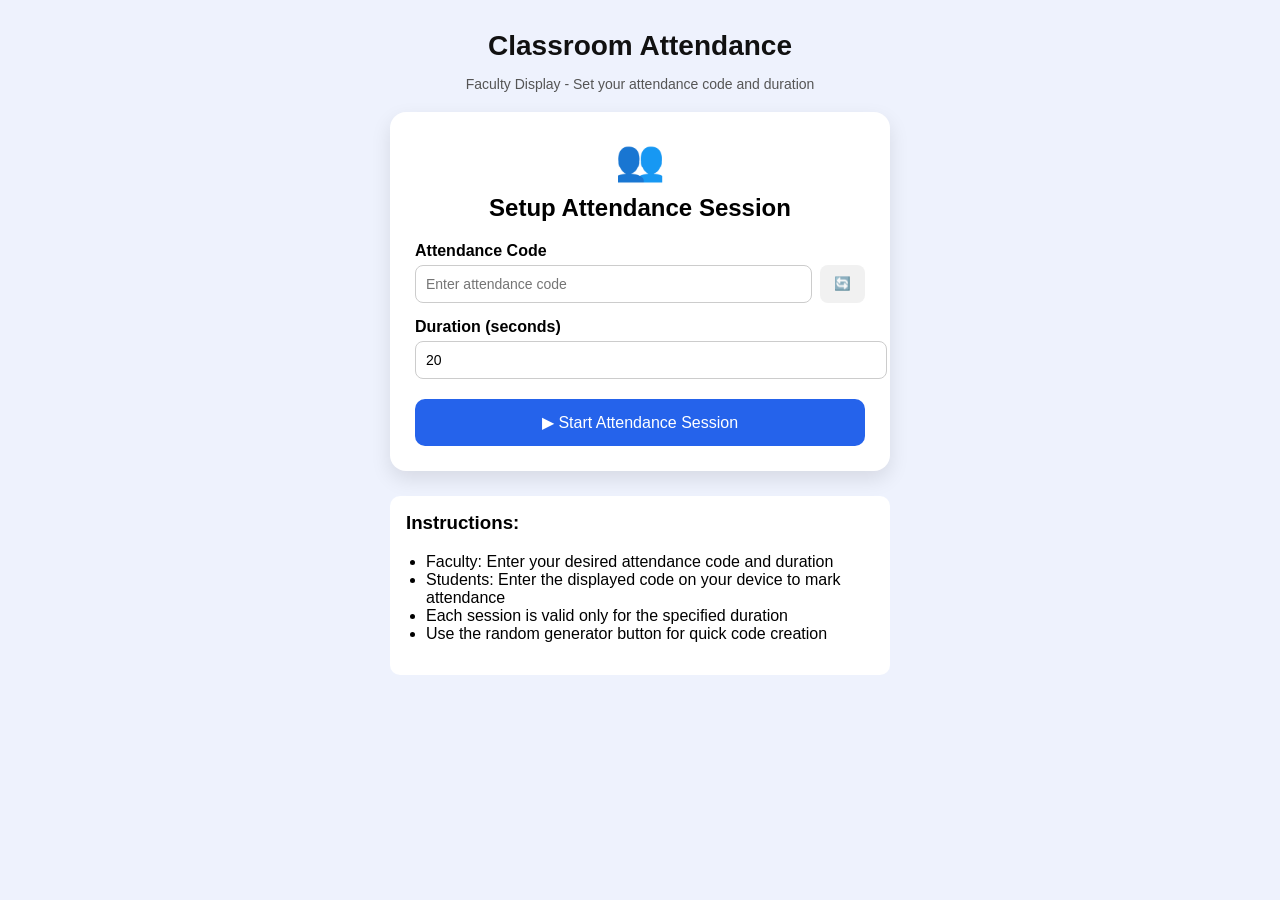
<file: B-connect/admincode.html>
<!DOCTYPE html>
<html lang="en">
<head>
  <meta charset="UTF-8" />
  <meta name="viewport" content="width=device-width, initial-scale=1.0"/>
  <title>Classroom Attendance</title>
  <link rel="stylesheet" href="admincode.css" />
</head>
<body>
  <div class="container">
    <h1>Classroom Attendance</h1>
    <p class="subtext">Faculty Display - Set your attendance code and duration</p>

    <div class="setup-box">
      <div class="icon">👥</div>
      <h2>Setup Attendance Session</h2>

      <label for="code">Attendance Code</label>
      <div class="input-group">
        <input type="text" id="code" placeholder="Enter attendance code" />
        <button onclick="generateCode()">🔄</button>
      </div>

      <label for="duration">Duration (seconds)</label>
      <input type="number" id="duration" value="20" />

      <button class="start-btn" onclick="startSession()">▶ Start Attendance Session</button>
    </div>

    <div class="instructions">
      <h3>Instructions:</h3>
      <ul>
        <li>Faculty: Enter your desired attendance code and duration</li>
        <li>Students: Enter the displayed code on your device to mark attendance</li>
        <li>Each session is valid only for the specified duration</li>
        <li>Use the random generator button for quick code creation</li>
      </ul>
    </div>
  </div>

  <script src="admincode.js"></script>
</body>
</html>
</file>
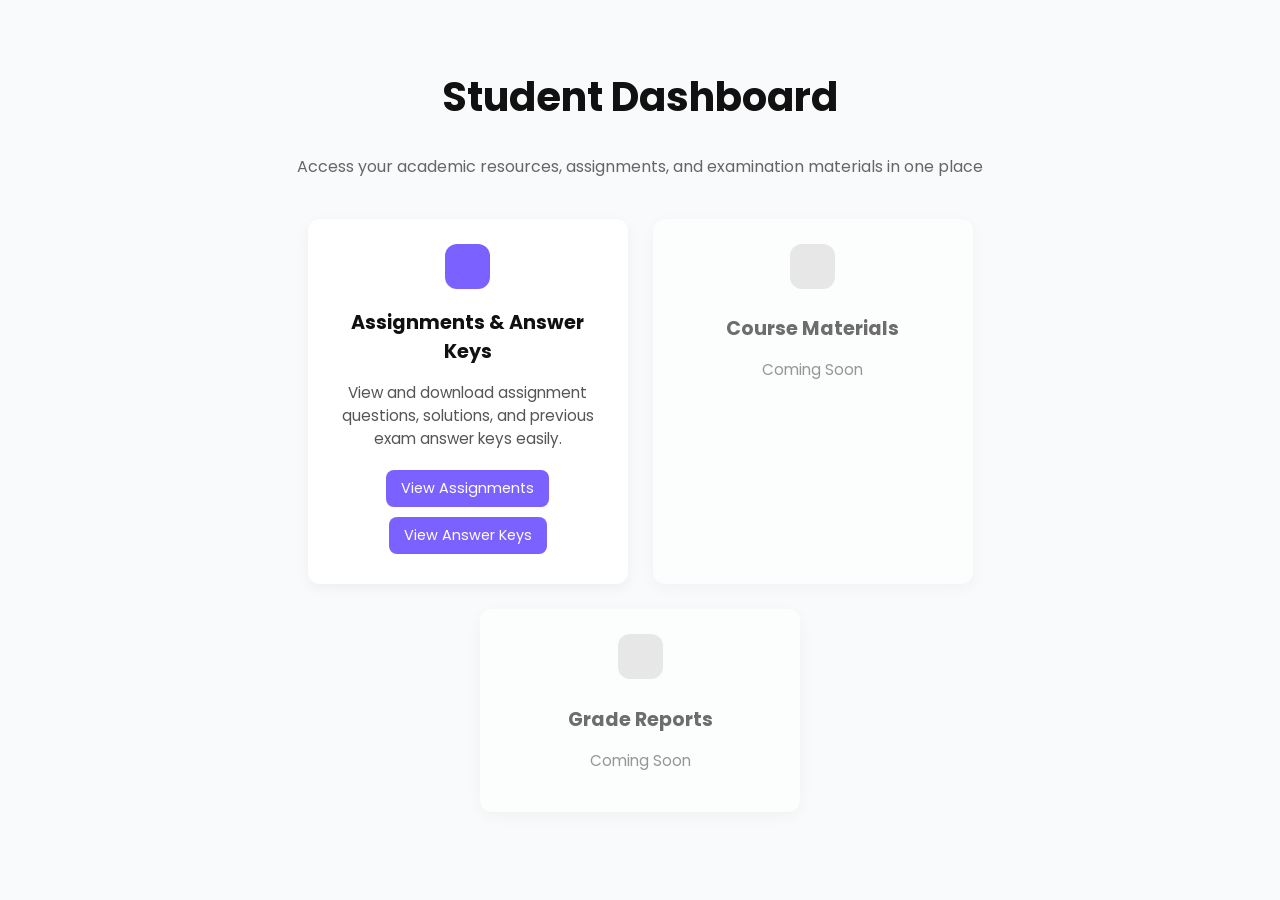
<file: B-connect/assign.html>
<!DOCTYPE html>
<html lang="en">
<head>
  <meta charset="UTF-8" />
  <meta name="viewport" content="width=device-width, initial-scale=1.0"/>
  <title>Student Dashboard</title>
  <link href="https://fonts.googleapis.com/css2?family=Poppins:wght@400;600;700&display=swap" rel="stylesheet">
  <link rel="stylesheet" href="assign.css">
</head>
<body>

  <div class="dashboard-container">
    <h1 class="dashboard-title">Student Dashboard</h1>
    <p class="dashboard-subtitle">Access your academic resources, assignments, and examination materials in one place</p>

    <div class="cards-section">
      <!-- Assignments & Answer Keys -->
      <div class="card">
        <div class="icon purple"><i class="fa fa-clipboard"></i></div>
        <h3>Assignments & Answer Keys</h3>
        <p>View and download assignment questions, solutions, and previous exam answer keys easily.</p>
        <div class="card-buttons">
          <a href="#" class="btn">View Assignments</a>
          <a href="#" class="btn">View Answer Keys</a>
        </div>
      </div>

      <!-- Course Materials -->
      <div class="card coming-soon">
        <div class="icon grey"><i class="fa fa-book"></i></div>
        <h4>Course Materials</h4>
        <p>Coming Soon</p>
      </div>

      <!-- Grade Reports -->
      <div class="card coming-soon">
        <div class="icon grey"><i class="fa fa-bar-chart"></i></div>
        <h4>Grade Reports</h4>
        <p>Coming Soon</p>
      </div>
    </div>
  </div>

  <!-- Font Awesome CDN for icons -->
</file>
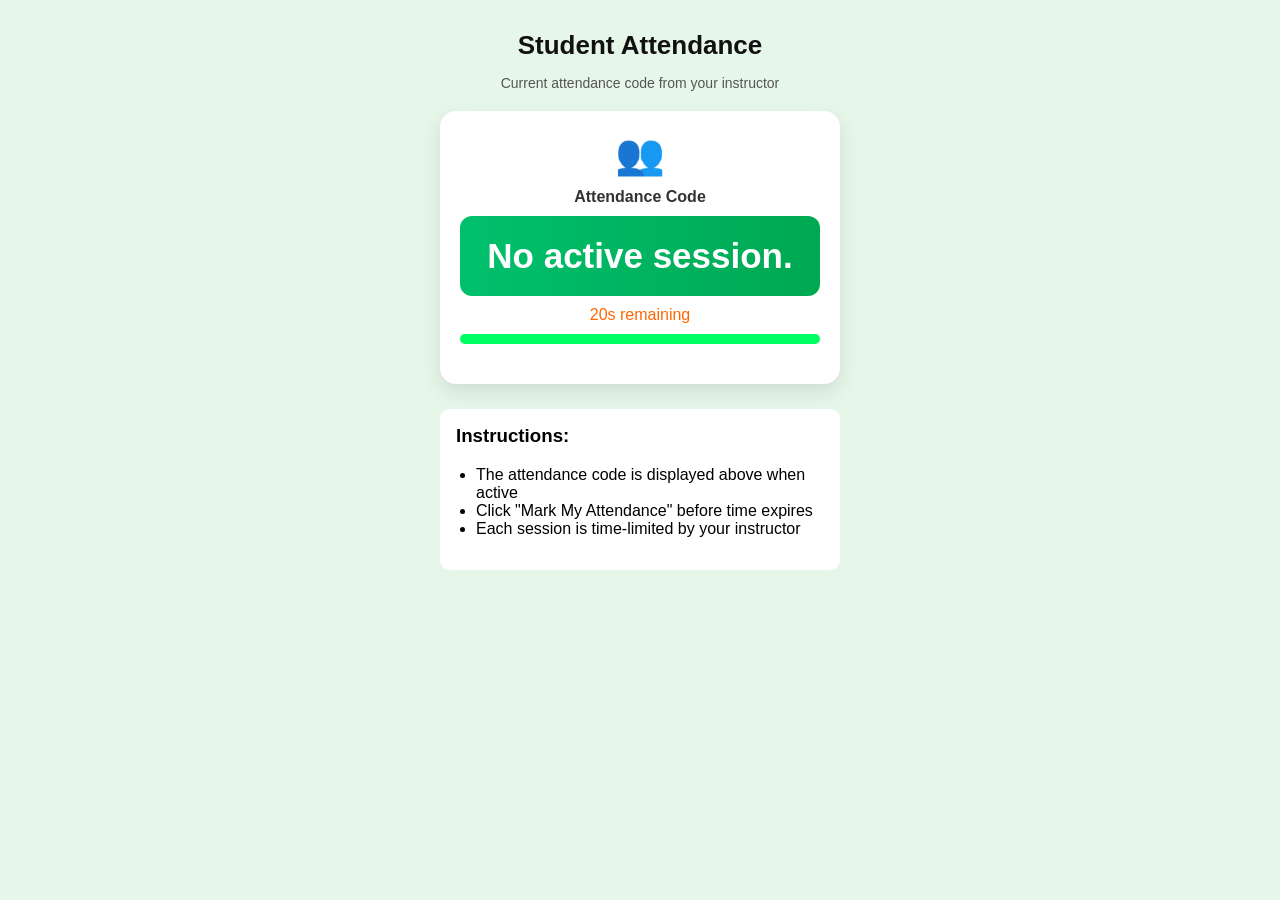
<file: B-connect/code.html>
<!DOCTYPE html>
<html lang="en">
<head>
  <meta charset="UTF-8" />
  <meta name="viewport" content="width=device-width, initial-scale=1.0"/>
  <title>Student Attendance</title>
  <link rel="stylesheet" href="code.css" />
</head>
<body>
  <div class="container">
    <h1>Student Attendance</h1>
    <p class="subtext">Current attendance code from your instructor</p>

    <div class="attendance-box">
      <div class="icon">👥</div>
      <p class="code-label">Attendance Code</p>
      <div class="codeDisplay" id="codeDisplay"></div>
      <p class="timer"><span id="time">20</span>s remaining</p>
      <div class="progress-bar">
        <div id="progress"></div>
      </div>
    </div>

    <div class="instructions">
      <h3>Instructions:</h3>
      <ul>
        <li>The attendance code is displayed above when active</li>
        <li>Click "Mark My Attendance" before time expires</li>
        <li>Each session is time-limited by your instructor</li>
      </ul>
    </div>
  </div>

  <script src="code.js"></script>
</body>
</html>
</file>
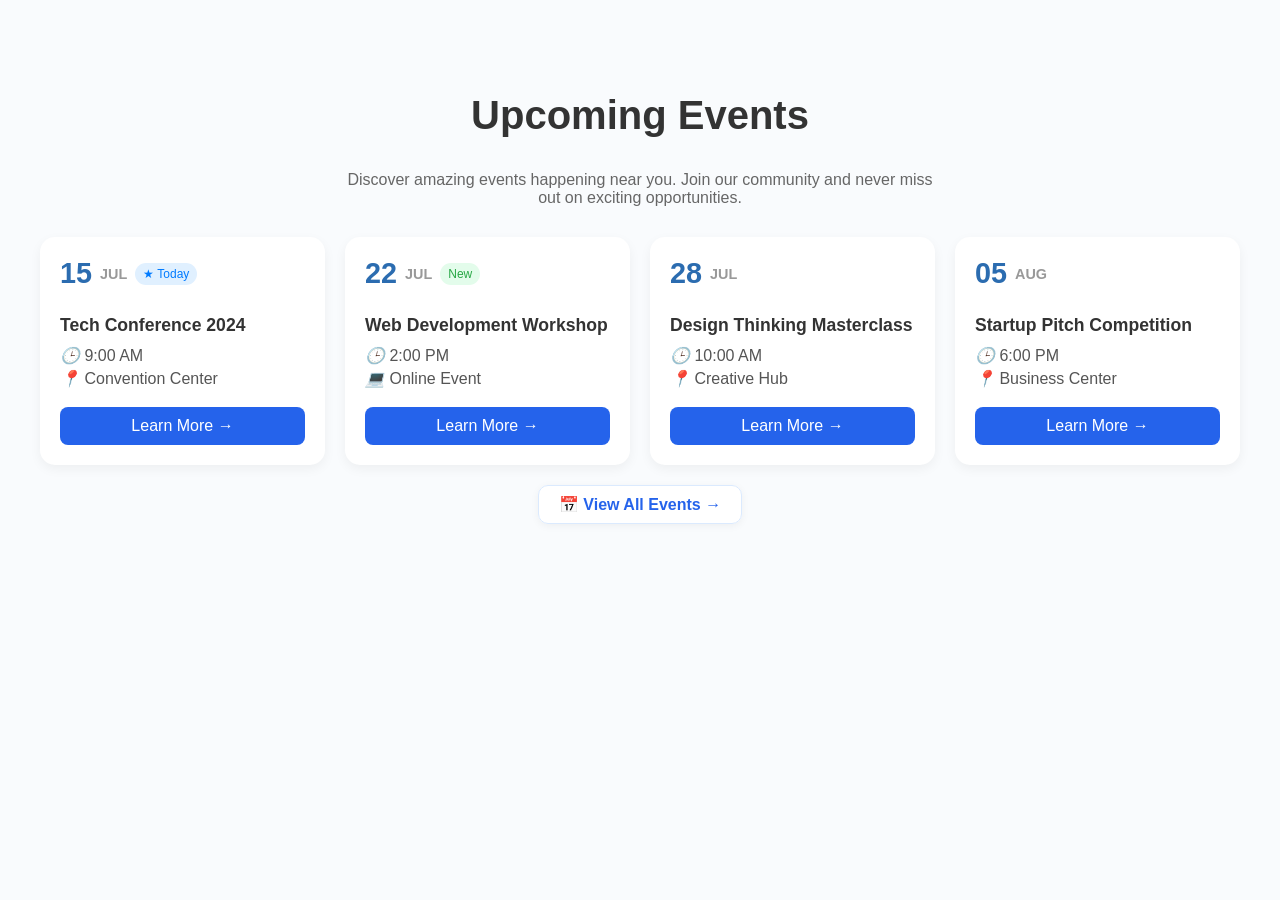
<file: B-connect/events.html>
<!DOCTYPE html>
<html lang="en">
<head>
  <meta charset="UTF-8">
  <meta name="viewport" content="width=device-width, initial-scale=1">
  <title>Upcoming Events</title>
  <link rel="stylesheet" href="events.css">
</head>
<body>
  <section class="events-section">
    <h1 class="title">Upcoming Events</h1>
    <p class="subtitle">Discover amazing events happening near you. Join our community and never miss out on exciting opportunities.</p>
    
    <div class="event-grid">
      
      <!-- Event Card -->
      <div class="event-card">
        <div class="event-date">
          <span class="day">15</span>
          <span class="month">JUL</span>
          <span class="badge blue">★ Today</span>
        </div>
        <div class="event-info">
          <h2>Tech Conference 2024</h2>
          <p><i>🕒</i> 9:00 AM</p>
          <p><i>📍</i> Convention Center</p>
        </div>
        <a href="#" class="btn">Learn More →</a>
      </div>

      <div class="event-card">
        <div class="event-date">
          <span class="day">22</span>
          <span class="month">JUL</span>
          <span class="badge green">New</span>
        </div>
        <div class="event-info">
          <h2>Web Development Workshop</h2>
          <p><i>🕒</i> 2:00 PM</p>
          <p><i>💻</i> Online Event</p>
        </div>
        <a href="#" class="btn">Learn More →</a>
      </div>

      <div class="event-card">
        <div class="event-date">
          <span class="day">28</span>
          <span class="month">JUL</span>
        </div>
        <div class="event-info">
          <h2>Design Thinking Masterclass</h2>
          <p><i>🕒</i> 10:00 AM</p>
          <p><i>📍</i> Creative Hub</p>
        </div>
        <a href="#" class="btn">Learn More →</a>
      </div>

      <div class="event-card">
        <div class="event-date">
          <span class="day">05</span>
          <span class="month">AUG</span>
        </div>
        <div class="event-info">
          <h2>Startup Pitch Competition</h2>
          <p><i>🕒</i> 6:00 PM</p>
          <p><i>📍</i> Business Center</p>
        </div>
        <a href="#" class="btn">Learn More →</a>
      </div>
    </div>

    <div class="view-all">
      <a href="#" class="btn-outline">📅 View All Events →</a>
    </div>
  </section>
</body>
</html>
</file>
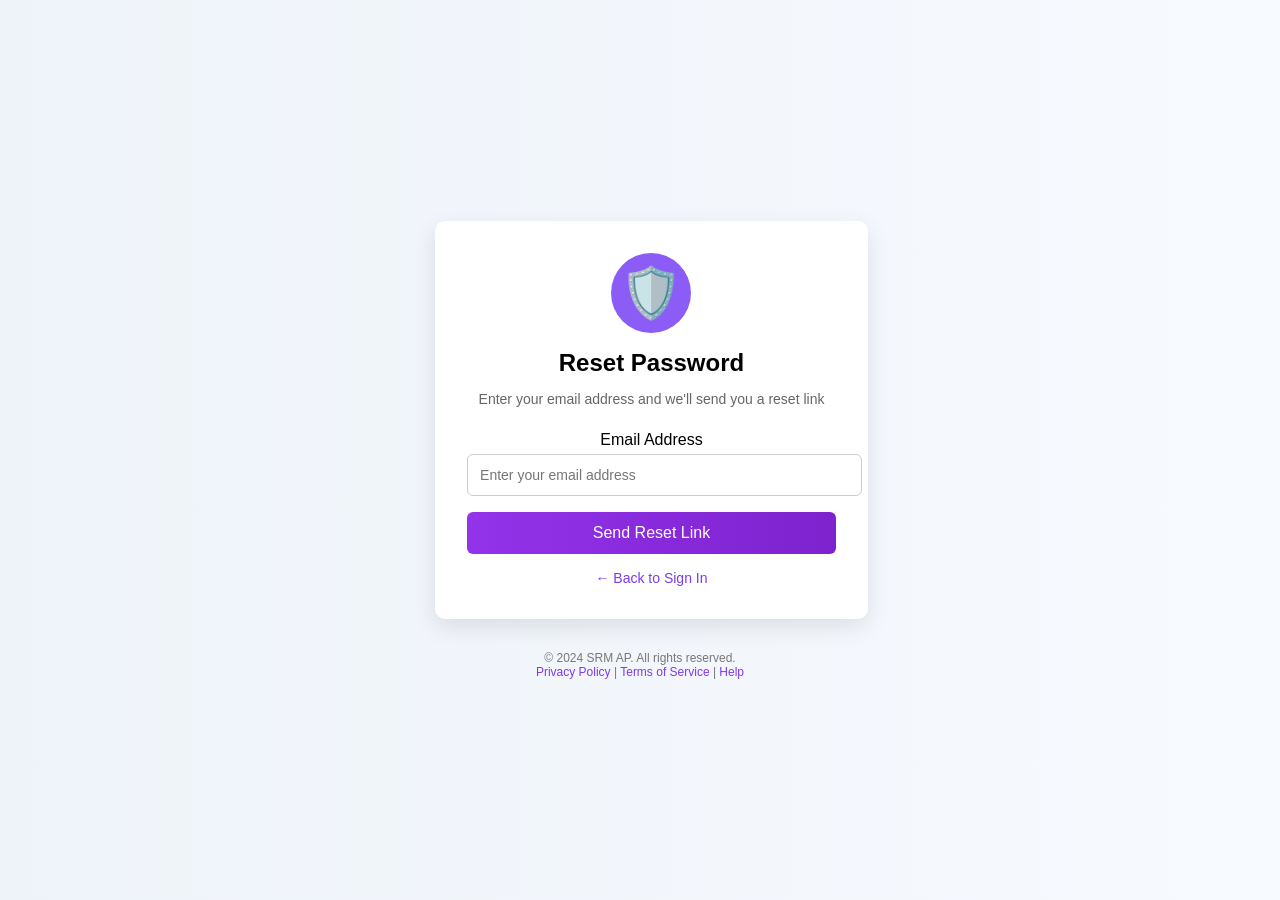
<file: B-connect/forgotpass.html>
<!DOCTYPE html>
<html lang="en">
<head>
  <meta charset="UTF-8" />
  <meta name="viewport" content="width=device-width, initial-scale=1.0"/>
  <title>Reset Password - SRM AP</title>
  <link rel="stylesheet" href="forgotpass.css">
</head>
<body>
  <div class="reset-container">
    <div class="reset-box">
      <div class="icon">🛡️</div>
      <h1>Reset Password</h1>
      <p class="subtitle">Enter your email address and we'll send you a reset link</p>

      <form onsubmit="return handleReset(event)">
        <label>Email Address</label>
        <div class="input-group">
          <input type="email" id="email" placeholder="Enter your email address" required />
        </div>
        <button type="submit">Send Reset Link</button>
      </form>

      <a href="login.html" class="back-link">← Back to Sign In</a>
    </div>
    <footer>
      © 2024 SRM AP. All rights reserved. <br/>
      <a href="#">Privacy Policy</a> | <a href="#">Terms of Service</a> | <a href="#">Help</a>
    </footer>
  </div>

  <script src="forgotpass.js"></script>
</body>
</html>
</file>
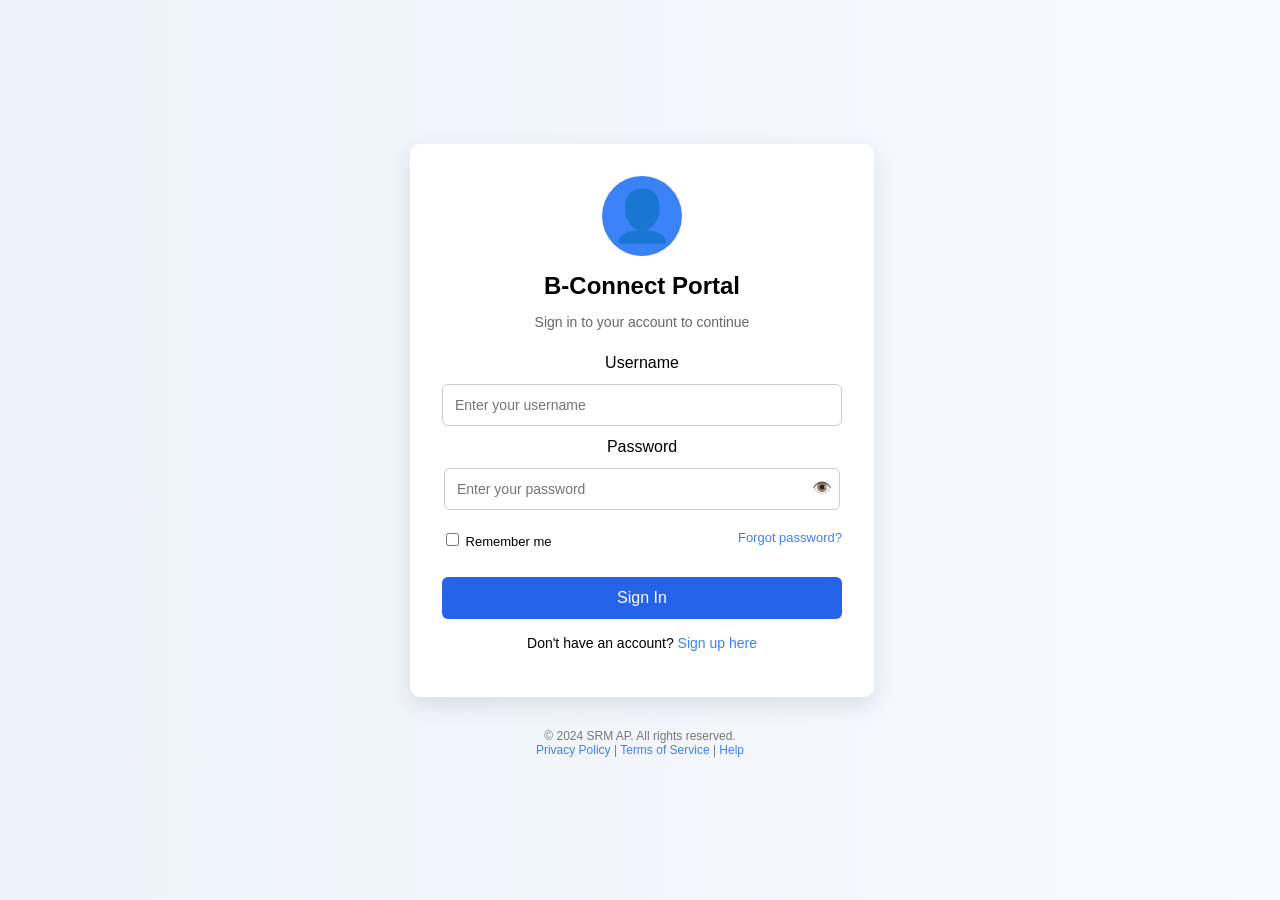
<file: B-connect/login.html>
<!DOCTYPE html>
<html lang="en">
<head>
  <meta charset="UTF-8" />
  <meta name="viewport" content="width=device-width, initial-scale=1.0"/>
  <title>SRM AP Portal</title>
  <link rel="stylesheet" href="login.css">
</head>
<body>
  <div class="login-container">
    <div class="login-box">
      <div class="avatar">👤</div>
      <h1>B-Connect Portal</h1>
      <p class="subtitle">Sign in to your account to continue</p>

      <form onsubmit="return handleLogin(event)">
        <label>Username</label>
        <input type="text" placeholder="Enter your username" id="username" required />

        <label>Password</label>
        <div class="password-field">
          <input type="password" placeholder="Enter your password" id="password" required />
          <span class="toggle-password" onclick="togglePassword()">👁️</span>
        </div>

        <div class="options">
          <label><input type="checkbox" /> Remember me</label>
          <a href="forgotpass.html">Forgot password?</a>
        </div>

        <button type="submit">Sign In</button>
      </form>

      <p class="signup">Don't have an account? <a href="register.html">Sign up here</a></p>
    </div>
    <footer>
      © 2024 SRM AP. All rights reserved. <br/>
      <a href="#">Privacy Policy</a> | <a href="#">Terms of Service</a> | <a href="#">Help</a>
    </footer>
  </div>

  <script src="login.js"></script>
</body>
</html>
</file>
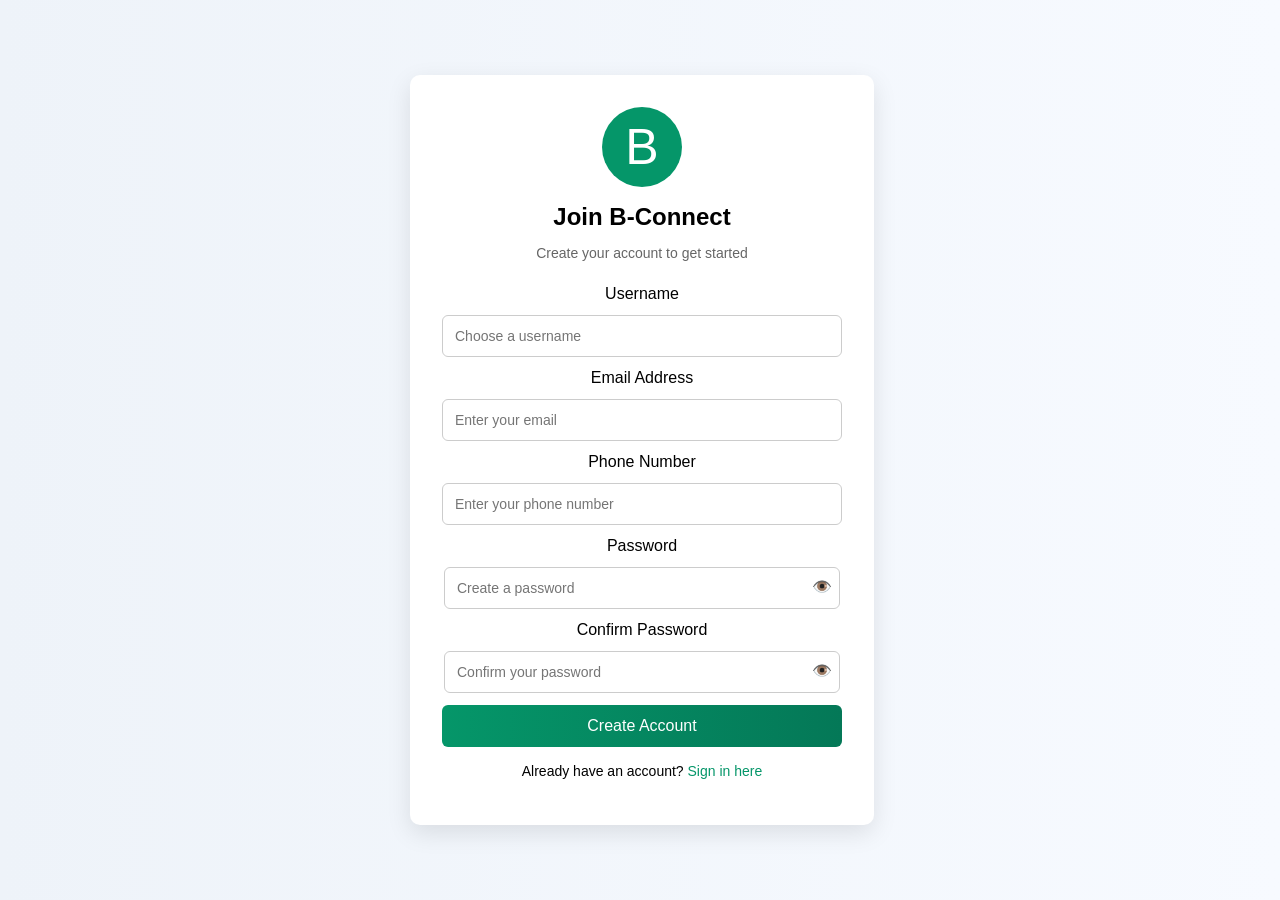
<file: B-connect/register.html>
<!DOCTYPE html>
<html lang="en">
<head>
  <meta charset="UTF-8" />
  <meta name="viewport" content="width=device-width, initial-scale=1.0"/>
  <title>Join SRM AP</title>
  <link rel="stylesheet" href="register.css">
</head>
<body>
  <div class="signup-container">
    <div class="signup-box">
      <div class="avatar">B</div>
      <h1>Join B-Connect</h1>
      <p class="subtitle">Create your account to get started</p>

      <form onsubmit="return handleSignUp(event)">
        <label>Username</label>
        <input type="text" id="username" placeholder="Choose a username" required />

        <label>Email Address</label>
        <input type="email" id="email" placeholder="Enter your email" required />

        <label>Phone Number</label>
        <input type="tel" id="phone" placeholder="Enter your phone number" required />

        <label>Password</label>
        <div class="password-field">
          <input type="password" id="password" placeholder="Create a password" required />
          <span class="toggle-password" onclick="togglePassword('password')">👁️</span>
        </div>

        <label>Confirm Password</label>
        <div class="password-field">
          <input type="password" id="confirmPassword" placeholder="Confirm your password" required />
          <span class="toggle-password" onclick="togglePassword('confirmPassword')">👁️</span>
        </div>

        <button type="submit">Create Account</button>
      </form>

      <p class="signin-link">Already have an account? <a href="login.html">Sign in here</a></p>
    </div>
  </div>

  <script src="register.js"></script>
</body>
</html>
</file>
<file: B-connect/admincode.css>
body {
  font-family: 'Segoe UI', sans-serif;
  background-color: #eef2fd;
  margin: 0;
  padding: 20px;
  text-align: center;
}

.container {
  max-width: 500px;
  margin: auto;
}

.back-button {
  background-color: white;
  border: none;
  padding: 10px 16px;
  font-weight: bold;
  border-radius: 8px;
  cursor: pointer;
  margin-bottom: 10px;
}

h1 {
  margin: 10px 0;
  font-size: 28px;
  color: #111;
}

.subtext {
  color: #555;
  font-size: 14px;
  margin-bottom: 20px;
}

.setup-box {
  background: white;
  padding: 25px;
  border-radius: 16px;
  box-shadow: 0 8px 20px rgba(0,0,0,0.1);
  text-align: left;
}

.icon {
  font-size: 40px;
  color: #bbb;
  text-align: center;
}

.setup-box h2 {
  text-align: center;
  margin-top: 10px;
}

label {
  display: block;
  font-weight: bold;
  margin-top: 15px;
  margin-bottom: 5px;
}

.input-group {
  display: flex;
  gap: 8px;
}

.input-group input {
  flex-grow: 1;
}

input[type="text"],
input[type="number"] {
  width: 100%;
  padding: 10px;
  border: 1px solid #ccc;
  border-radius: 8px;
  font-size: 14px;
}

.input-group button {
  padding: 0 14px;
  border: none;
  background-color: #f1f1f1;
  border-radius: 8px;
  cursor: pointer;
}

.start-btn {
  background-color: #2563eb;
  color: white;
  border: none;
  padding: 14px 20px;
  font-size: 16px;
  border-radius: 10px;
  cursor: pointer;
  width: 100%;
  margin-top: 20px;
}

.instructions {
  background-color: white;
  border-radius: 10px;
  padding: 16px;
  margin-top: 25px;
  text-align: left;
}

.instructions h3 {
  margin-top: 0;
}

.instructions ul {
  padding-left: 20px;
}
</file>
<file: B-connect/assign.css>
body {
  font-family: 'Poppins', sans-serif;
  background-color: #f9fafc;
  margin: 0;
  padding: 0;
}

.dashboard-container {
  max-width: 1000px;
  margin: auto;
  padding: 40px 20px;
  text-align: center;
}

.dashboard-title {
  font-size: 2.5rem;
  color: #111;
  font-weight: 700;
}

.dashboard-subtitle {
  font-size: 1rem;
  color: #666;
  margin-bottom: 40px;
}

.cards-section {
  display: flex;
  flex-wrap: wrap;
  justify-content: center;
  gap: 25px;
}

.card {
  background: white;
  padding: 25px 20px;
  border-radius: 12px;
  box-shadow: 0 4px 14px rgba(0, 0, 0, 0.05);
  width: 280px;
  text-align: center;
  transition: all 0.3s ease;
}

.card:hover {
  transform: translateY(-5px);
  box-shadow: 0 8px 20px rgba(0, 0, 0, 0.08);
}

.icon {
  width: 45px;
  height: 45px;
  background: #eee;
  border-radius: 12px;
  display: flex;
  justify-content: center;
  align-items: center;
  margin: 0 auto 15px;
  font-size: 20px;
  color: white;
}

.icon.purple {
  background: #7b61ff;
}

.icon.grey {
  background: #dcdcdc;
  color: #555;
}

.card h3, .card h4 {
  font-size: 1.2rem;
  margin-bottom: 10px;
  color: #111;
}

.card p {
  font-size: 0.95rem;
  color: #555;
  margin-bottom: 15px;
}

.card-buttons .btn {
  display: inline-block;
  padding: 8px 15px;
  background: #7b61ff;
  color: white;
  border-radius: 8px;
  text-decoration: none;
  font-size: 0.9rem;
  margin: 5px;
  transition: 0.3s;
}

.card-buttons .btn:hover {
  background-color: #593edf;
}

.coming-soon {
  opacity: 0.6;
  pointer-events: none;
}
</file>
<file: B-connect/code.css>
body {
  font-family: 'Segoe UI', sans-serif;
  background-color: #e6f7ea;
  margin: 0;
  padding: 20px;
  text-align: center;
}

.container {
  max-width: 400px;
  margin: auto;
}

.back-button {
  background-color: white;
  border: none;
  padding: 10px 16px;
  font-weight: bold;
  border-radius: 8px;
  cursor: pointer;
  margin-bottom: 10px;
}

h1 {
  margin: 10px 0;
  font-size: 26px;
  color: #111;
}

.subtext {
  color: #555;
  font-size: 14px;
  margin-bottom: 20px;
}

.attendance-box {
  background: white;
  padding: 20px;
  border-radius: 16px;
  box-shadow: 0 8px 20px rgba(0,0,0,0.1);
}

.icon {
  font-size: 40px;
  color: #bbb;
}

.code-label {
  font-weight: 600;
  margin: 10px 0 4px;
  color: #333;
}

.codeDisplay {
  background: linear-gradient(to right, #00c06d, #00a852);
  color: white;
  font-weight: bold;
  padding: 20px;
  font-size: 35px;
  border-radius: 12px;
  margin: 10px 0;
}

.timer {
  color: #ff6600;
  margin: 5px 0;
}

.progress-bar {
  width: 100%;
  background-color: #eee;
  height: 10px;
  border-radius: 5px;
  margin: 10px 0 20px;
}

#progress {
  height: 10px;
  background-color: #00ff62;
  width: 100%;
  border-radius: 5px;
  transition: width 1s linear;
}

.mark-btn {
  background-color: #00a84f;
  color: white;
  border: none;
  padding: 12px 20px;
  font-size: 16px;
  border-radius: 10px;
  cursor: pointer;
  width: 100%;
}

.instructions {
  background-color: white;
  border-radius: 10px;
  padding: 16px;
  margin-top: 25px;
  text-align: left;
}

.instructions h3 {
  margin-top: 0;
}

.instructions ul {
  padding-left: 20px;
}
</file>
<file: B-connect/events.css>
body {
  font-family: 'Segoe UI', sans-serif;
  background: #f9fbfd;
  margin: 0;
  padding: 20px;
  color: #333;
}

.events-section {
  text-align: center;
  padding: 40px 20px;
}

.title {
  font-size: 2.5rem;
  font-weight: 700;
}

.subtitle {
  color: #666;
  font-size: 1rem;
  max-width: 600px;
  margin: 10px auto 30px;
}

.event-grid {
  display: grid;
  grid-template-columns: repeat(auto-fit, minmax(260px, 1fr));
  gap: 20px;
  justify-content: center;
  margin-bottom: 30px;
}

.event-card {
  background: white;
  padding: 20px;
  border-radius: 15px;
  box-shadow: 0 4px 12px rgba(0,0,0,0.05);
  transition: transform 0.3s, box-shadow 0.3s;
  text-align: left;
  display: flex;
  flex-direction: column;
  justify-content: space-between;
}

.event-card:hover {
  transform: translateY(-5px);
  box-shadow: 0 12px 24px rgba(0,0,0,0.1);
}

.event-date {
  font-weight: bold;
  color: #2b6cb0;
  margin-bottom: 15px;
  display: flex;
  align-items: center;
  gap: 8px;
  flex-wrap: wrap;
}

.event-date .day {
  font-size: 1.8rem;
  font-weight: 700;
}

.event-date .month {
  font-size: 0.9rem;
  color: #999;
}

.badge {
  font-size: 0.75rem;
  padding: 4px 8px;
  border-radius: 12px;
  font-weight: 500;
}

.badge.blue {
  background: #e0f0ff;
  color: #007bff;
}

.badge.green {
  background: #e3fceb;
  color: #28a745;
}

.event-info h2 {
  margin: 10px 0;
  font-size: 1.1rem;
  font-weight: 600;
}

.event-info p {
  margin: 4px 0;
  color: #555;
}

.btn {
  margin-top: 15px;
  background: #2563eb;
  color: white;
  padding: 10px 15px;
  border-radius: 8px;
  text-align: center;
  text-decoration: none;
  transition: background 0.3s;
}

.btn:hover {
  background: #1d4ed8;
}

.btn-outline {
  background: white;
  border: 1px solid #dbeafe;
  padding: 10px 20px;
  border-radius: 10px;
  text-decoration: none;
  color: #2563eb;
  font-weight: 600;
  box-shadow: 0 2px 8px rgba(0,0,0,0.05);
  transition: 0.3s;
}

.btn-outline:hover {
  background: #2563eb;
  color: white;
}

.view-all {
  margin-top: 20px;
}
</file>
<file: B-connect/forgotpass.css>
body {
  margin: 0;
  font-family: 'Segoe UI', sans-serif;
  background: linear-gradient(to right, #eef3f9, #f7faff);
  display: flex;
  flex-direction: column;
  align-items: center;
  justify-content: center;
  height: 100vh;
}

.reset-container {
  text-align: center;
}

.reset-box {
  background: white;
  padding: 2rem;
  border-radius: 10px;
  width: 90%;
  max-width: 400px;
  box-shadow: 0 8px 24px rgba(0, 0, 0, 0.1);
}

.icon {
  font-size: 50px;
  background: #8b5cf6;
  color: white;
  width: 80px;
  height: 80px;
  line-height: 80px;
  border-radius: 50%;
  margin: 0 auto 1rem;
}

h1 {
  margin: 0;
  font-size: 24px;
  font-weight: 600;
}

.subtitle {
  font-size: 14px;
  color: #666;
  margin-bottom: 1.5rem;
}

.input-group input {
  padding: 0.75rem;
  border: 1px solid #ccc;
  border-radius: 6px;
  font-size: 14px;
  width: 100%;
}

button {
  margin-top: 1rem;
  background: linear-gradient(to right, #9333ea, #7e22ce);
  color: white;
  padding: 0.75rem;
  border: none;
  border-radius: 6px;
  font-size: 16px;
  cursor: pointer;
  width: 100%;
}

button:hover {
  background: linear-gradient(to right, #7e22ce, #6b21a8);
}

.back-link {
  display: inline-block;
  margin-top: 1rem;
  font-size: 14px;
  color: #7c3aed;
  text-decoration: none;
}

footer {
  margin-top: 2rem;
  font-size: 12px;
  color: #777;
}

footer a {
  color: #7c3aed;
  text-decoration: none;
}
#email{
    margin-top: 5px;
}
</file>
<file: B-connect/login.css>
body {
  margin: 0;
  font-family: 'Segoe UI', sans-serif;
  background: linear-gradient(to right, #eef3f9, #f7faff);
  display: flex;
  flex-direction: column;
  align-items: center;
  justify-content: center;
  height: 100vh;
}

.login-container {
  text-align: center;
}

.login-box {
  background: white;
  padding: 2rem;
  border-radius: 10px;
  width: 90%;
  max-width: 400px;
  box-shadow: 0 8px 24px rgba(0, 0, 0, 0.1);
}

.avatar {
  font-size: 50px;
  background: #3b82f6;
  color: white;
  width: 80px;
  height: 80px;
  line-height: 80px;
  border-radius: 50%;
  margin: 0 auto 1rem;
}

h1 {
  margin: 0;
  font-size: 24px;
  font-weight: 600;
}

.subtitle {
  font-size: 14px;
  color: #666;
  margin-bottom: 1.5rem;
}

form {
  display: flex;
  flex-direction: column;
  gap: 0.75rem;
}

input[type="text"],
input[type="password"] {
  padding: 0.75rem;
  border: 1px solid #ccc;
  border-radius: 6px;
  font-size: 14px;
}

.password-field {
  position: relative;
}

.password-field .toggle-password {
  position: absolute;
  right: 10px;
  top: 10px;
  cursor: pointer;
}

.options {
  display: flex;
  justify-content: space-between;
  font-size: 13px;
  margin: 0.5rem 0 1rem;
}

.options a {
  text-decoration: none;
  color: #3b82f6;
}

button {
  background: #2563eb;
  color: white;
  padding: 0.75rem;
  border: none;
  border-radius: 6px;
  font-size: 16px;
  cursor: pointer;
}

button:hover {
  background: #1d4ed8;
}

.signup {
  margin-top: 1rem;
  font-size: 14px;
}

.signup a {
  color: #3b82f6;
  text-decoration: none;
}

footer {
  margin-top: 2rem;
  font-size: 12px;
  color: #777;
}

footer a {
  color: #3b82f6;
  text-decoration: none;
}
#password{
    width: 370px;
}
</file>
<file: B-connect/register.css>
body {
  margin: 0;
  font-family: 'Segoe UI', sans-serif;
  background: linear-gradient(to right, #eef3f9, #f7faff);
  display: flex;
  align-items: center;
  justify-content: center;
  height: 100vh;
}

.signup-container {
  text-align: center;
}

.signup-box {
  background: white;
  padding: 2rem;
  border-radius: 10px;
  width: 90%;
  max-width: 400px;
  box-shadow: 0 8px 24px rgba(0, 0, 0, 0.1);
}

.avatar {
  font-size: 50px;
  background: #059669;
  color: white;
  width: 80px;
  height: 80px;
  line-height: 80px;
  border-radius: 50%;
  margin: 0 auto 1rem;
}

h1 {
  margin: 0;
  font-size: 24px;
  font-weight: 600;
}

.subtitle {
  font-size: 14px;
  color: #666;
  margin-bottom: 1.5rem;
}

form {
  display: flex;
  flex-direction: column;
  gap: 0.75rem;
}

input[type="text"],
input[type="email"],
input[type="tel"],
input[type="password"] {
  padding: 0.75rem;
  border: 1px solid #ccc;
  border-radius: 6px;
  font-size: 14px;
}

.password-field {
  position: relative;
}

.password-field .toggle-password {
  position: absolute;
  right: 10px;
  top: 10px;
  cursor: pointer;
}

button {
  background: linear-gradient(to right, #059669, #047857);
  color: white;
  padding: 0.75rem;
  border: none;
  border-radius: 6px;
  font-size: 16px;
  cursor: pointer;
}

button:hover {
  background: linear-gradient(to right, #047857, #065f46);
}

.signin-link {
  margin-top: 1rem;
  font-size: 14px;
}

.signin-link a {
  color: #059669;
  text-decoration: none;
}
#password{
    width: 370px;
}
#confirmPassword{
    width: 370px;
}
</file>
